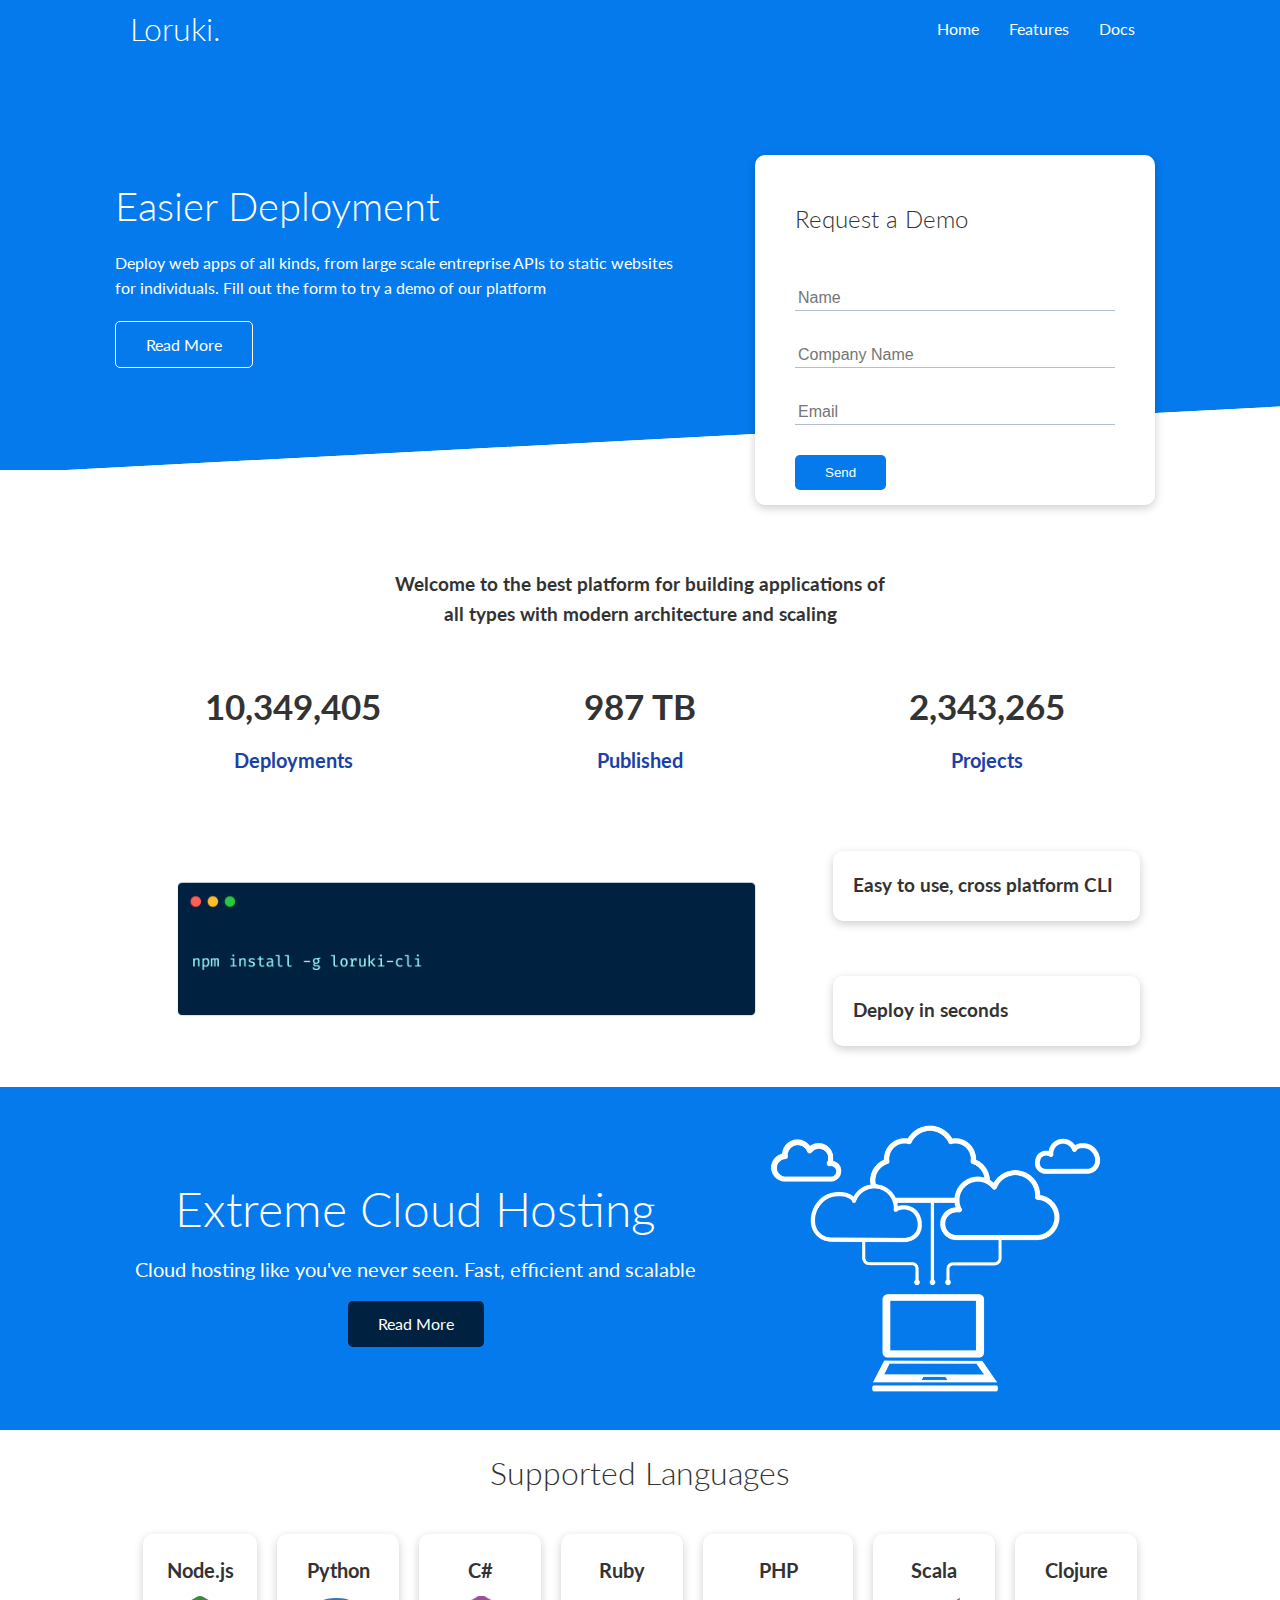
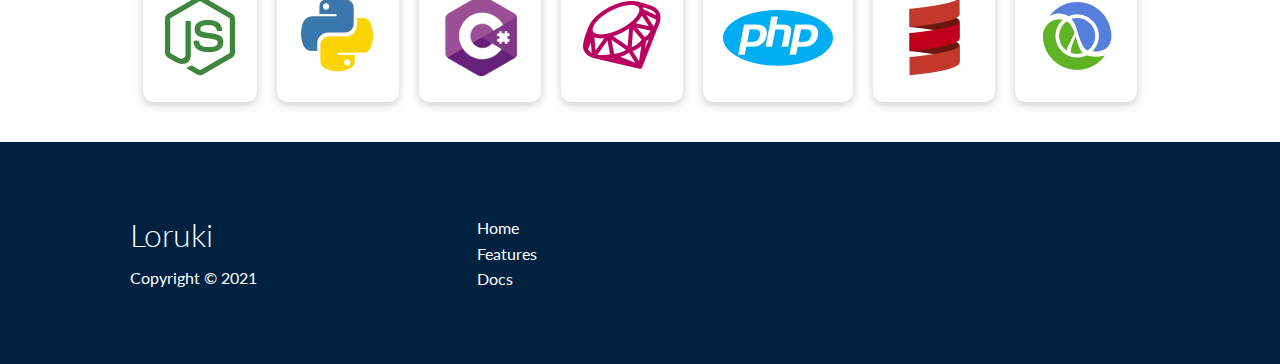
<file: index.html>
<!DOCTYPE html>
<html lang="en">
<head>
    <meta charset="UTF-8">
    <meta http-equiv="X-UA-Compatible" content="IE=edge">
    <meta name="viewport" content="width=device-width, initial-scale=1.0">
    <link rel="stylesheet" href="https://cdnjs.cloudflare.com/ajax/libs/font-awesome/6.0.0-beta3/css/all.min.css" integrity="sha512-Fo3rlrZj/k7ujTnHg4CGR2D7kSs0v4LLanw2qksYuRlEzO+tcaEPQogQ0KaoGN26/zrn20ImR1DfuLWnOo7aBA==" crossorigin="anonymous" referrerpolicy="no-referrer" />
    <link rel="stylesheet" href="utilities.css">
    <link rel="stylesheet" href="styles.css">
    <title>Loruki | Cloud Hosting For Everyone</title>
</head>
<body>
    <!-- Navbar -->
    <div class="navbar">
        <div class="container flex">
            <h1 class="logo">Loruki.</h1>
            <nav>
                <ul>
                    <li><a href="index.html">Home</a></li>
                    <li><a href="features.html">Features</a></li>
                    <li><a href="docs.html">Docs</a></li>
                </ul>
            </nav>
        </div>
    </div>

    <!-- Showcase -->
    <section class="showcase">
        <div class="container grid">
            <div class="showcase-text">
                <h1>Easier Deployment</h1>
                <p>Deploy web apps of all kinds, from large scale entreprise APIs to static websites for individuals. Fill out the form to try a demo of our platform</p>
                <a href="features.html" class="btn btn-outline">Read More</a>
            </div>

            <div class="showcase-form card">
                <h2>Request a Demo</h2>
                <form name="contact" method="POST" netlify-honeypot="bot-field" data-netlify="true">
                    <input type="hidden" name="form-name" value="contact">
                    <p class="hidden">
                        <label>Don’t fill this out if you’re human: <input name="bot-field" /></label>
                      </p>
                    <div class="form-control">
                        <input type="text" name="name" placeholder="Name" required>
                    </div>
                    <div class="form-control">
                        <input type="text" name="company" placeholder="Company Name" required>
                    </div>
                    <div class="form-control">
                        <input type="email" name="email" placeholder="Email" required>
                    </div>
                    <input type="submit" value="Send" class="btn btn-primary">
                </form>
            </div>
        </div>
    </section>

    <!-- Stats -->
    <section class="stats">
        <div class="container">
            <h3 class="stats-heading text-center my-1">
                Welcome to the best platform for building applications of all types with modern architecture and scaling
            </h3>

            <div class="grid grid-3 text-center my-4">
                <div>
                    <i class="fas fa-server fa-3x"></i>
                    <h3>10,349,405</h3>
                    <p class="text-secondary">Deployments</p>
                </div>
                <div>
                    <i class="fas fa-upload fa-3x"></i>
                    <h3>987 TB</h3>
                    <p class="text-secondary">Published</p>
                </div>
                <div>
                    <i class="fas fa-project-diagram fa-3x"></i>
                    <h3>2,343,265</h3>
                    <p class="text-secondary">Projects</p>
                </div>
            </div>
        </div>
    </section>
<!-- Cli -->
    <section class="cli">
        <div class="container grid">
            <img src="/images/cli.png" alt="">
            <div class="card">
                <h3>Easy to use, cross platform CLI</h3>
            </div>
            <div class="card">
                <h3>Deploy in seconds</h3>
            </div>
        </div>
    </section>

    <!-- Cloud -->
    <section class="cloud bg-primary my-2 py-2">
        <div class="container grid">
            <div class="text-center">
                <h2 class="lg">Extreme Cloud Hosting</h2>
                <p class="lead my-1">Cloud hosting like you've never seen. Fast, efficient and scalable</p>
                <a href="features.html" class="btn btn-dark">Read More</a>
            </div>
            <img src="/images/cloud.png" alt="">
        </div>
    </section>

    <!-- Languages -->
    <section class="languages">
        <h2 class="md text-center my-2">
            Supported Languages
        </h2>
        <div class="container flex">
            <div class="card">
                <h4>Node.js</h4>
                <img src="/images/logos/node.png" alt="">
            </div>
            <div class="card">
                <h4>Python</h4>
                <img src="/images/logos/python.png" alt="">
            </div>
            <div class="card">
                <h4>C#</h4>
                <img src="/images/logos/csharp.png" alt="">
            </div>
            <div class="card">
                <h4>Ruby</h4>
                <img src="/images/logos/ruby.png" alt="">
            </div>
            <div class="card">
                <h4>PHP</h4>
                <img src="/images/logos/php.png" alt="">
            </div>
            <div class="card">
                <h4>Scala</h4>
                <img src="/images/logos/scala.png" alt="">
            </div>
            <div class="card">
                <h4>Clojure</h4>
                <img src="/images/logos/clojure.png" alt="">
            </div>
        </div>
    </section>

    <!-- Footer -->
    <footer class="footer bg-dark py-5">
        <div class="container grid grid-3">
            <div>
                <h1>Loruki</h1>
                <p>Copyright &copy; 2021</p>
            </div>
            <nav>
                <ul>
                    <li><a href="index.html">Home</a></li>
                    <li><a href="features.html">Features</a></li>
                    <li><a href="docs.html">Docs</a></li>
                </ul>
            </nav>
            <div class="social">
                <a href="#"><i class="fab fa-github fa-2x"></i></a>
                <a href="#"><i class="fab fa-facebook fa-2x"></i></a>
                <a href="#"><i class="fab fa-instagram fa-2x"></i></a>
                <a href="#"><i class="fab fa-twitter fa-2x"></i></a>
            </div>
        </div>
    </footer>
</body>
</html>
</file>
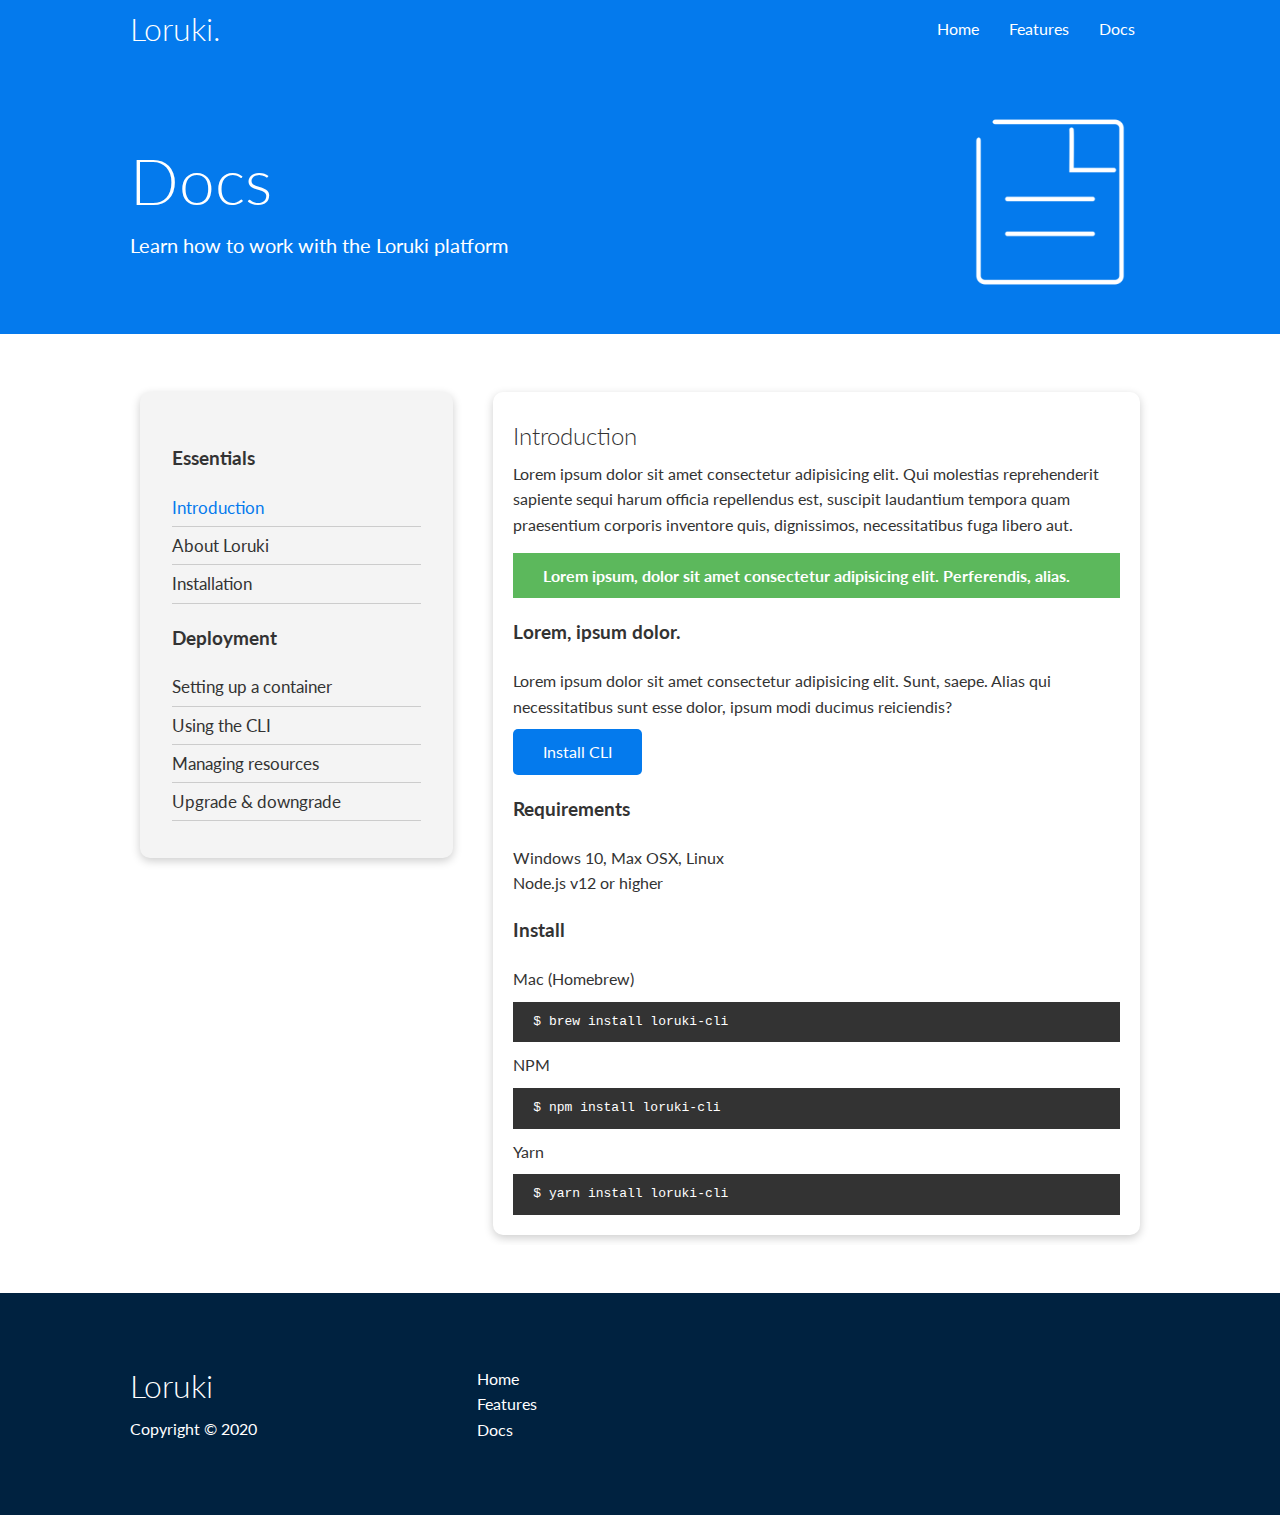
<file: docs.html>
<!DOCTYPE html>
<html lang="en">
<head>
    <meta charset="UTF-8">
    <meta name="viewport" content="width=device-width, initial-scale=1.0">
    <link rel="stylesheet" href="https://cdnjs.cloudflare.com/ajax/libs/font-awesome/5.15.1/css/all.min.css" integrity="sha512-+4zCK9k+qNFUR5X+cKL9EIR+ZOhtIloNl9GIKS57V1MyNsYpYcUrUeQc9vNfzsWfV28IaLL3i96P9sdNyeRssA==" crossorigin="anonymous" />
    <link rel="stylesheet" href="utilities.css">
    <link rel="stylesheet" href="styles.css">
    <title>Loruki | Cloud Hosting For Everyone</title>
</head>
<body>
    <!-- Navbar -->
    <div class="navbar">
        <div class="container flex">
            <h1 class="logo">Loruki.</h1>
            <nav>
                <ul>
                    <li><a href="index.html">Home</a></li>
                    <li><a href="features.html">Features</a></li>
                    <li><a href="docs.html">Docs</a></li>
                </ul>
            </nav>
        </div>
    </div>

    <!-- Head -->
    <section class="docs-head bg-primary py-3">
        <div class="container grid">
            <div>
                <h1 class="xl">Docs</h1>
                <p class="lead">
                    Learn how to work with the Loruki platform
                </p>
            </div>
            <img src="images/docs.png" alt="">
        </div>
    </section>

    <!-- Docs main -->
    <section class="docs-main my-4">
        <div class="container grid">
            <div class="card bg-light p-3">
                <h3 class="my-2">Essentials</h3>
                <nav>
                    <ul>
                        <li><a class="text-primary" href="#">Introduction</a></li>
                        <li><a href="#">About Loruki</a></li>
                        <li><a href="#">Installation</a></li>
                    </ul>
                </nav>
                <h3 class="my-2">Deployment</h3>
                <nav>
                    <ul>
                        <li><a href="#">Setting up a container</a></li>
                        <li><a href="#">Using the CLI</a></li>
                        <li><a href="#">Managing resources</a></li>
                        <li><a href="#">Upgrade & downgrade</a></li>
                    </ul>
                </nav>
            </div>
            <div class="card">
                <h2>Introduction</h2>
                <p>Lorem ipsum dolor sit amet consectetur adipisicing elit. Qui molestias reprehenderit sapiente sequi harum officia repellendus est, suscipit laudantium tempora quam praesentium corporis inventore quis, dignissimos, necessitatibus fuga libero aut.</p>
                <div class="alert alert-success">
                    <i class="fas fa-info"></i> Lorem ipsum, dolor sit amet consectetur adipisicing elit. Perferendis, alias.
                </div>
                <h3>Lorem, ipsum dolor.</h3>
                <p>Lorem ipsum dolor sit amet consectetur adipisicing elit. Sunt, saepe. Alias qui necessitatibus sunt esse dolor, ipsum modi ducimus reiciendis?</p>
                <a href="#" class="btn btn-primary">Install CLI</a>
                <h3>Requirements</h3>
                <ul>
                    <li>Windows 10, Max OSX, Linux</li>
                    <li>Node.js v12 or higher</li>
                </ul>
                <h3>Install</h3>
                <p>Mac (Homebrew)</p>
                <pre><code>$ brew install loruki-cli</code></pre>
                <p>NPM</p>
                <pre><code>$ npm install loruki-cli</code></pre>
                <p>Yarn</p>
                <pre><code>$ yarn install loruki-cli</code></pre>
            </div>
        </div>
    </section>
    <!-- Footer -->
    <footer class="footer bg-dark py-5">
        <div class="container grid grid-3">
            <div>
                <h1>Loruki
                </h1>
                <p>Copyright &copy; 2020</p>
            </div>
            <nav>
                <ul>
                    <li><a href="index.html">Home</a></li>
                    <li><a href="features.html">Features</a></li>
                    <li><a href="docs.html">Docs</a></li>
                </ul>
            </nav>
            <div class="social">
                <a href="#"><i class="fab fa-github fa-2x"></i></a>
                <a href="#"><i class="fab fa-facebook fa-2x"></i></a>
                <a href="#"><i class="fab fa-instagram fa-2x"></i></a>
                <a href="#"><i class="fab fa-twitter fa-2x"></i></a>
            </div>
        </div>
    </footer>
</body>
</html>
</file>
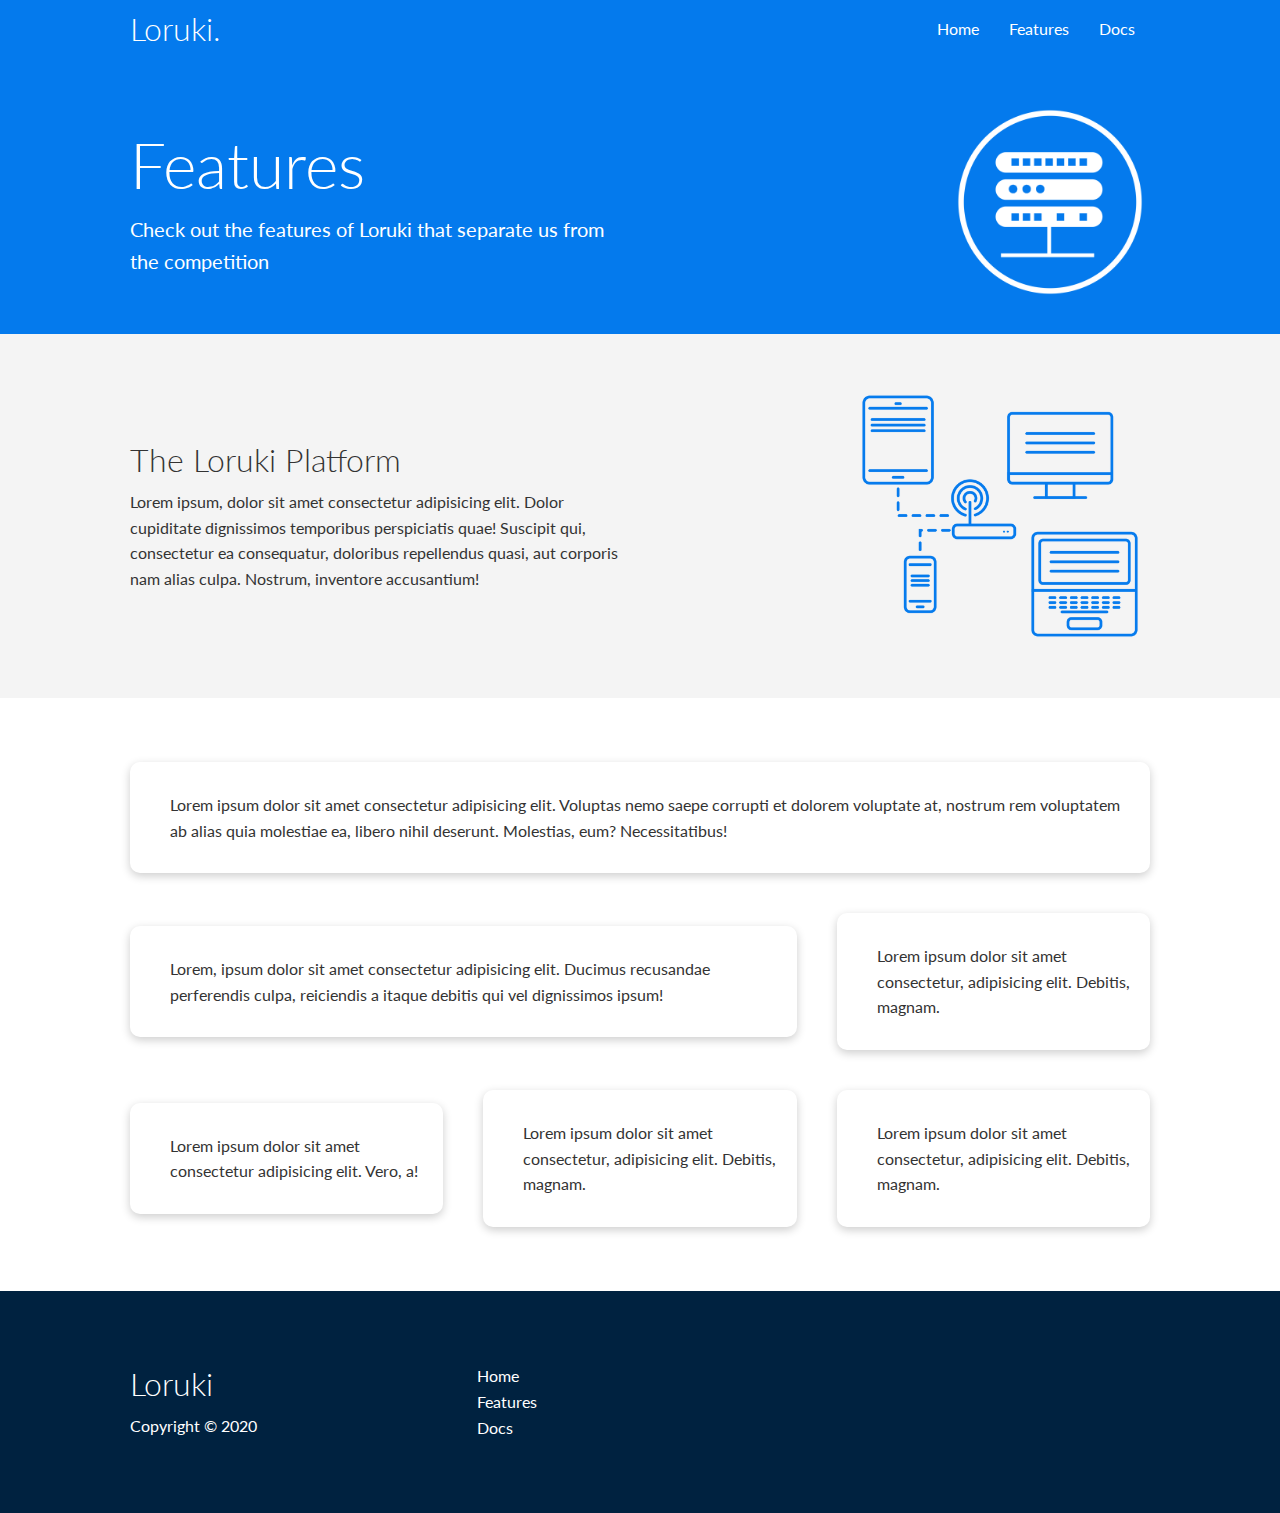
<file: features.html>
<!DOCTYPE html>
<html lang="en">
<head>
    <meta charset="UTF-8">
    <meta name="viewport" content="width=device-width, initial-scale=1.0">
    <link rel="stylesheet" href="https://cdnjs.cloudflare.com/ajax/libs/font-awesome/5.15.1/css/all.min.css" integrity="sha512-+4zCK9k+qNFUR5X+cKL9EIR+ZOhtIloNl9GIKS57V1MyNsYpYcUrUeQc9vNfzsWfV28IaLL3i96P9sdNyeRssA==" crossorigin="anonymous" />
    <link rel="stylesheet" href="utilities.css">
    <link rel="stylesheet" href="styles.css">
    <title>Loruki | Cloud Hosting For Everyone</title>
</head>
<body>
    <!-- Navbar -->
    <div class="navbar">
        <div class="container flex">
            <h1 class="logo">Loruki.</h1>
            <nav>
                <ul>
                    <li><a href="index.html">Home</a></li>
                    <li><a href="features.html">Features</a></li>
                    <li><a href="docs.html">Docs</a></li>
                </ul>
            </nav>
        </div>
    </div>

    <!-- Head -->
    <section class="features-head bg-primary py-3">
        <div class="container grid">
            <div>
                <h1 class="xl">Features</h1>
                <p class="lead">
                    Check out the features of Loruki that separate us from the
						competition
                </p>
            </div>
            <img src="images/server.png" alt="">
        </div>
    </section>

    <!-- Sub head -->
    <section class="features-sub-head bg-light py-3">
        <div class="container grid">
            <div>
                <h1 class="md">The Loruki Platform</h1>
                <p>
                    Lorem ipsum, dolor sit amet consectetur adipisicing elit. Dolor cupiditate dignissimos temporibus perspiciatis quae! Suscipit qui, consectetur ea consequatur, doloribus repellendus quasi, aut corporis nam alias culpa. Nostrum, inventore accusantium!
                </p>
            </div>
            <img src="images/server2.png" alt="">
        </div>
    </section>

    <section class="features-main my-2">
        <div class="container grid grid-3">
            <div class="card flex">
                <i class="fas fa-server fa-3x"></i>
                <p>Lorem ipsum dolor sit amet consectetur adipisicing elit. Voluptas nemo saepe corrupti et dolorem voluptate at, nostrum rem voluptatem ab alias quia molestiae ea, libero nihil deserunt. Molestias, eum? Necessitatibus!</p>
            </div>
            <div class="card flex">
                <i class="fas fa-network-wired fa-3x"></i>
                <p>
                    Lorem, ipsum dolor sit amet consectetur adipisicing elit. Ducimus
                    recusandae perferendis culpa, reiciendis a itaque debitis qui vel
                    dignissimos ipsum!
                </p>
            </div>
            <div class="card flex">
                <i class="fas fa-laptop-code fa-3x"></i>
                <p>
                    Lorem ipsum dolor sit amet consectetur, adipisicing elit. Debitis,
                    magnam.
                </p>
            </div>
            <div class="card flex">
                <i class="fas fa-database fa-3x"></i>
                <p>
                    Lorem ipsum dolor sit amet consectetur adipisicing elit. Vero, a!
                </p>
            </div>
            <div class="card flex">
                <i class="fas fa-power-off fa-3x"></i>
                <p>
                    Lorem ipsum dolor sit amet consectetur, adipisicing elit. Debitis,
                    magnam.
                </p>
            </div>
            <div class="card flex">
                <i class="fas fa-upload fa-3x"></i>
                <p>
                    Lorem ipsum dolor sit amet consectetur, adipisicing elit. Debitis,
                    magnam.
                </p>
            </div>
        </div>
    </section>

    <!-- Footer -->
    <footer class="footer bg-dark py-5">
        <div class="container grid grid-3">
            <div>
                <h1>Loruki
                </h1>
                <p>Copyright &copy; 2020</p>
            </div>
            <nav>
                <ul>
                    <li><a href="index.html">Home</a></li>
                    <li><a href="features.html">Features</a></li>
                    <li><a href="docs.html">Docs</a></li>
                </ul>
            </nav>
            <div class="social">
                <a href="#"><i class="fab fa-github fa-2x"></i></a>
                <a href="#"><i class="fab fa-facebook fa-2x"></i></a>
                <a href="#"><i class="fab fa-instagram fa-2x"></i></a>
                <a href="#"><i class="fab fa-twitter fa-2x"></i></a>
            </div>
        </div>
    </footer>
</body>
</html>
</file>
<file: utilities.css>
.container {
    max-width: 1100px;
    margin: 0 auto;
    overflow: auto;
    padding: 0 40px;
}

.card {
    background-color: #fff;
    color: #333;
    border-radius: 10px;
    box-shadow: 0 3px 10px rgba(0,0,0,0.2);
    padding: 20px;
    margin: 10px;
}

.btn {
    display: inline-block;
    padding: 10px 30px;
    cursor: pointer;
    background: var(--primary-color);
    color: #fff;
    border: none;
    border-radius: 5px;
}

.btn-outline {
    background-color: transparent;
    border: 1px #fff solid;
}

.btn:hover {
    transform: scale(0.98);
}

/* Backgrounds & colored buttons */
.bg-primary, .btn-primary {
    background-color: var(--primary-color);
    color: #fff;
}
.bg-secondary, .btn-secondary {
    background-color: var(--secondary-color);
    color: #fff;
}
.bg-dark, .btn-dark {
    background-color: var(--dark-color);
    color: #fff;
}
.bg-light, .btn-light {
    background-color: var(--light-color);
    color: #333;
}

.bg-primary a,
.btn-primary a,
.bg-secondary a,
.btn-secondary a,
.bg-dark a,
.btn-dark a {
    color: #fff;
}

/* Text colors */
.text-primary {
    color: var(--primary-color);
}
.text-secondary {
    color: var(--secondary-color);
}
.text-dark {
    color: var(--dark-color);
}
.text-light {
    color: var(--light-color);
}

/* Text sizes */
.lead {
    font-size: 20px;
}

.sm {
    font-size: 1rem;
}

.md {
    font-size: 2rem;
}

.lg {
    font-size: 3rem;
}

.xl {
    font-size: 4rem;
}

.text-center {
    text-align: center;
}

/* Alert */
.alert {
    background-color: var(--light-color);
    padding: 10px 20px;
    font-weight: bold;
    margin: 15px 0;
}

.alert i {
    margin-right: 10px;
}

.alert-success {
    background-color: var(--success-color);
    color: #fff;
}

.alert-error {
    background-color: var(--error-color);
    color: #fff;
} 

.flex {
    display: flex;
    justify-content: center;
    align-items: center;
    height: 100;
}

.grid {
    display: grid;
    grid-template-columns: repeat(2, 1fr);
    gap: 20px;
    justify-content: center;
    align-items: center;
    height: 100%;
}

.grid-3 {
    grid-template-columns: repeat(3, 1fr);
}

/* Margin */

.my-1 {
    margin: 1rem 0;
}

.my-2 {
    margin: 1.5rem 0;
}

.my-3 {
    margin: 2rem 0;
}

.my-4 {
    margin: 3rem 0;
}

.my-5 {
    margin: 4rem 0;
}

.m-1 {
    margin: 1rem;
}

.m-2 {
    margin: 1.5rem;
}

.m-3 {
    margin: 2rem;
}

.m-4 {
    margin: 3rem;
}

.m-5 {
    margin: 4rem;
}

/* Padding */

.py-1 {
    padding: 1rem 0;
}

.py-2 {
    padding: 1.5rem 0;
}

.py-3 {
    padding: 2rem 0;
}

.py-4 {
    padding: 3rem 0;
}

.py-5 {
    padding: 4rem 0;
}

.p-1 {
    padding: 1rem;
}

.p-2 {
    padding: 1.5rem;
}

.p-3 {
    padding: 2rem;
}

.p-4 {
    padding: 3rem;
}

.p-5 {
    padding: 4rem;
}
</file>
<file: styles.css>
@import url('https://fonts.googleapis.com/css2?family=Lato:wght@300&display=swap');

:root {
    --primary-color: #047aed;
    --secondary-color: #1c3fa8;
    --dark-color: #002240;
    --light-color: #f4f4f4;
    --success-color: #5cb85c;
    --error-color: #d9534f;
}

* {
    box-sizing: border-box;
    padding: 0;
    margin: 0;
}

body {
    font-family: 'Lato', sans-serif;
    color: #333;
    line-height: 1.6;
}

ul {
    list-style: none;
}

a {
    text-decoration: none;
    color: #333;
}

h1, h2 {
    font-weight: 300;
    line-height: 1.2;
    margin: 10px 0;
}

p {
    margin: 10px 0;
}

img {
    width: 100%;
}

code, pre {
    background: #333;
    color: #fff;
    padding: 10px;
}

.hidden {
    visibility: hidden;
    height: 0;
}

/* Navbar */
.navbar {
    background-color: var(--primary-color);
    color: #fff;
    height: 70px;
}

.navbar ul {
    display: flex;
}

.navbar a {
    color: #fff;
    padding: 10px;
    margin: 0 5px;
}

.navbar a:hover {
    border-bottom: 2px #fff solid;
}

.navbar .flex {
    justify-content: space-between;
}

/* Showcase */
.showcase {
    height: 400px;
    background-color: var(--primary-color);
    color: #fff;
    position: relative;
}

.showcase h1 {
    font-size: 40px;
}

.showcase p {
    margin: 20px 0;
}

.showcase .grid {
    overflow: visible;
    grid-template-columns: 55% 45%;
    gap: 30px;
}

.showcase-text {
    animation: slideInFromLeft 1s ease-in;
}

.showcase-form {
    position: relative;
    top: 60px;
    height: 350px;
    width: 400px;
    padding: 40px;
    z-index: 100;
    justify-self: flex-end;
    animation: slideInFromRight 1s ease-in;
}

.showcase-form .form-control {
    margin: 30px 0;

}

.showcase-form input[type='text'], 
.showcase-form input[type='email'] {
    border: 0;
    border-bottom: 1px solid #b4becb;
    width: 100%;
    font-size: 16px;
    padding: 3px;
}

.showcase-form input:focus {
    outline: none;
}

.showcase::before,
.showcase::after {
    content: '';
    position: absolute;
    height: 100px;
    bottom: -70px;
    right: 0;
    left: 0;
    background: #fff;
    transform: skewY(-3deg);
    -webkit-transform: skewY(-3deg);
    -moz-transform: skewY(-3deg);
    -ms-transform: skewY(-3deg);
}

/* Stats */
.stats {
    padding-top: 100px;
    animation: slideInFromBottom 1s ease-in;
}

.stats-heading {
    max-width: 500px;
    margin: auto;
}

.stats .grid h3 {
    font-size: 35px;
}

.stats .grid p {
    font-size: 20px;
    font-weight: bold;
}


/* Cli */
.cli .grid {
    grid-template-columns: repeat(3,1fr);
    grid-template-rows: repeat(2,fr);
}

.cli .grid > *:first-child {
    grid-column: 1 / span 2;
    grid-row: 1 / span 2;
}

/* Cloud */
.cloud .grid {
    grid-template-columns: 4fr 3fr;
}

/* Languages */

.languages .flex {
    flex-wrap: wrap
}

.languages .card {
    text-align: center;
    margin: 18px 10px 40px;
    transition: transform 0.2s ease-in;
}

.languages .card h4 {
    font-size: 20px;
    margin-bottom: 10px;
}

.languages .card:hover {
    transform: translateY(-15px);
}

/* Features */
.features-head img,
.docs-head img {
    width: 200px;
    justify-self: flex-end;
}

.features-sub-head img {
    width: 300px;
    justify-self: flex-end;
}

.features-main .card > i {
    margin-right: 20px;
}

.features-main .grid {
    padding: 30px;
}

.features-main .grid > *:first-child {
    grid-column: 1 /span 3;
}

.features-main .grid > *:nth-child(2) {
    grid-column: 1 /span 2;
}

/* Docs */
.docs-main h3 {
    margin: 20px 0;
}

.docs-main .grid {
    grid-template-columns: 1fr 2fr;
    align-items: flex-start;
}

.docs-main nav li {
    font-size: 17px;
    padding-bottom: 5px;
    margin-bottom: 5px;
    border-bottom: 1px #ccc solid;
}

.docs-main a:hover {
    font-weight: bold;
}

/* Footer */
.footer .social a {
    margin: 0 10px;
}

/* Animations */
@keyframes slideInFromLeft {
    0% {
        transform: translateX(-100%)
    }

    100% {
        transform: translateX(0);
    }
}

@keyframes slideInFromRight {
    0% {
        transform: translateX(100%)
    }

    100% {
        transform: translateX(0);
    }
}

@keyframes slideInFromTop {
    0% {
        transform: translateY(-100%)
    }

    100% {
        transform: translateX(0);
    }
}

@keyframes slideInFromBottom {
    0% {
        transform: translateY(100%)
    }

    100% {
        transform: translateX(0);
    }
}

/* Tablets and under */
@media(max-width: 768px) {
    .grid,
    .showcase .grid,
    .stats .grid,
    .cli .grid,
    .cloud .grid,
    .features-main .grid,
    .docs-main .grid {
        grid-template-columns: 1fr;
        grid-template-rows: 1fr;
    }

    .showcase {
        height: auto;
    }

    .showcase-text {
        text-align: center;
        margin-top: 40px;
        animation: slideInFromTop 1s ease-in;
    }

    .showcase-form {
        justify-self: center;
        margin: auto;
        animation: slideInFromBottom 1s ease-in;
    }

    .cli .grid > *:first-child {
        grid-column: 1;
        grid-row: 1;
    }

    .features-head,
    .features-sub-head,
    .docs-head {
        text-align: center;
    }

    .features-head img,
    .features-sub-head img,
    .docs-head img {
        justify-self: center;
    }

    .features-main .grid > *:first-child,
    .features-main .grid > *:nth-child(2) {
        grid-column: 1;
    }
}

/* Mobile */
@media(max-width: 500px) {
    .navbar {
        height: 110px;
    }
    .navbar .flex {
        flex-direction: column;
    }

    .navbar ul {
        padding: 10px;
        background-color: rgba(0,0,0,0.1);
    }
}
</file>
